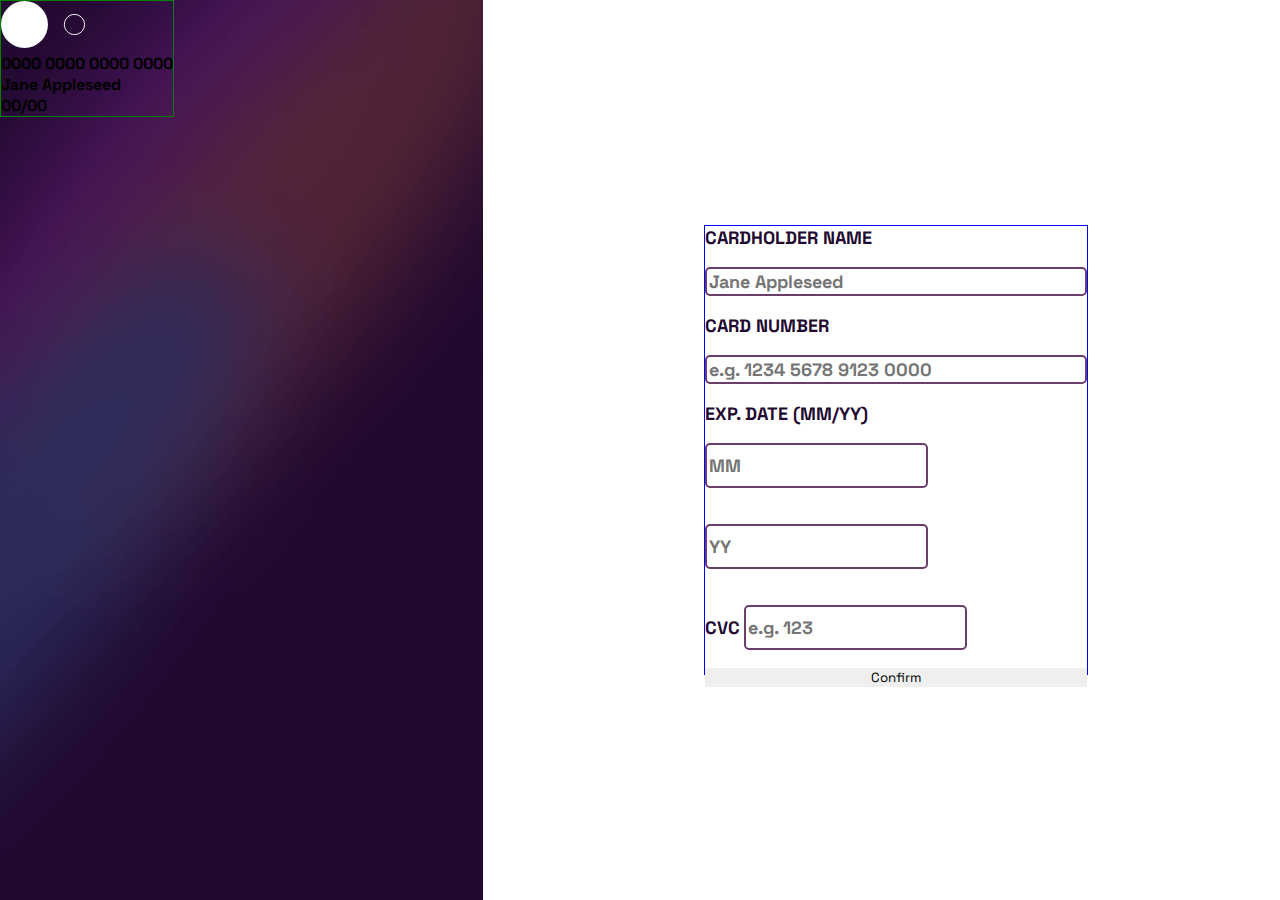
<file: interactive-card-details-form-main/index.html>
<!DOCTYPE html>
<html lang="en">
<head>
  <meta charset="UTF-8">
  <meta name="viewport" content="width=device-width, initial-scale=1.0">
  <link rel="icon" type="image/png" sizes="32x32" href="./images/favicon-32x32.png">
  <title>Frontend Mentor | Interactive card details form</title>
  <link rel="stylesheet" href="./style.css">
  <!-- Google Fonts -->
  <link rel="preconnect" href="https://fonts.googleapis.com">
  <link rel="preconnect" href="https://fonts.gstatic.com" crossorigin>
  <link href="https://fonts.googleapis.com/css2?family=Space+Grotesk:wght@300..700&display=swap" rel="stylesheet">
</head>
<body>
  <div id="global-container">
    <img id="img-gradient" src="./images/bg-main-desktop.png" alt="">
    <main id="form-container">


      <label class="labels" for="name">CARDHOLDER NAME</label>
      <input type="text" name="name" placeholder="Jane Appleseed">
      <h4 class="error" id="name-error">Can't be blank</h4>
      
      
      <label class="labels" for="card-num">CARD NUMBER</label>
      <input type="text" name="card-num" placeholder="e.g. 1234 5678 9123 0000">
      <h4 class="error" id="card-num-error">Wrong format, numbers only</h4>
      

      <div class="expiration-cvc-container">
        
        <div id="expiration">
      
          <h3 class="labels">EXP. DATE (MM/YY)</h3>
          <div class="date-container">
  
            <input type="text" class="exp-input" id="month" placeholder="MM">
            <input type="text" class="exp-input" id="year" placeholder="YY">
  
          </div>
  
          <h4 class="error" id="expiration-error">Cant' be blank</h4>
        
        </div>
        
        <div class="cvc">
          <label class="labels" for="cvc">CVC</label>
          <input type="text" name="cvc" placeholder="e.g. 123">
        </div>

      </div>

      <button>Confirm</button>
      
      
    </main>
  </div>


  <div id="front-card">
    
    <div class="card-logo">
      <img src="./images/card-logo.svg" alt="">
    </div>

    <h4>0000 0000 0000 0000</h4>

    <div class="name-date-card">
      <h4>Jane Appleseed</h4>
      <h4>00/00</h4>
    </div>
  </div>
  <div class="attribution">
    Challenge by <a href="https://www.frontendmentor.io?ref=challenge" target="_blank">Frontend Mentor</a>. 
    Coded by <a href="#">Your Name Here</a>.
  </div>
</body>
</html>
</file>
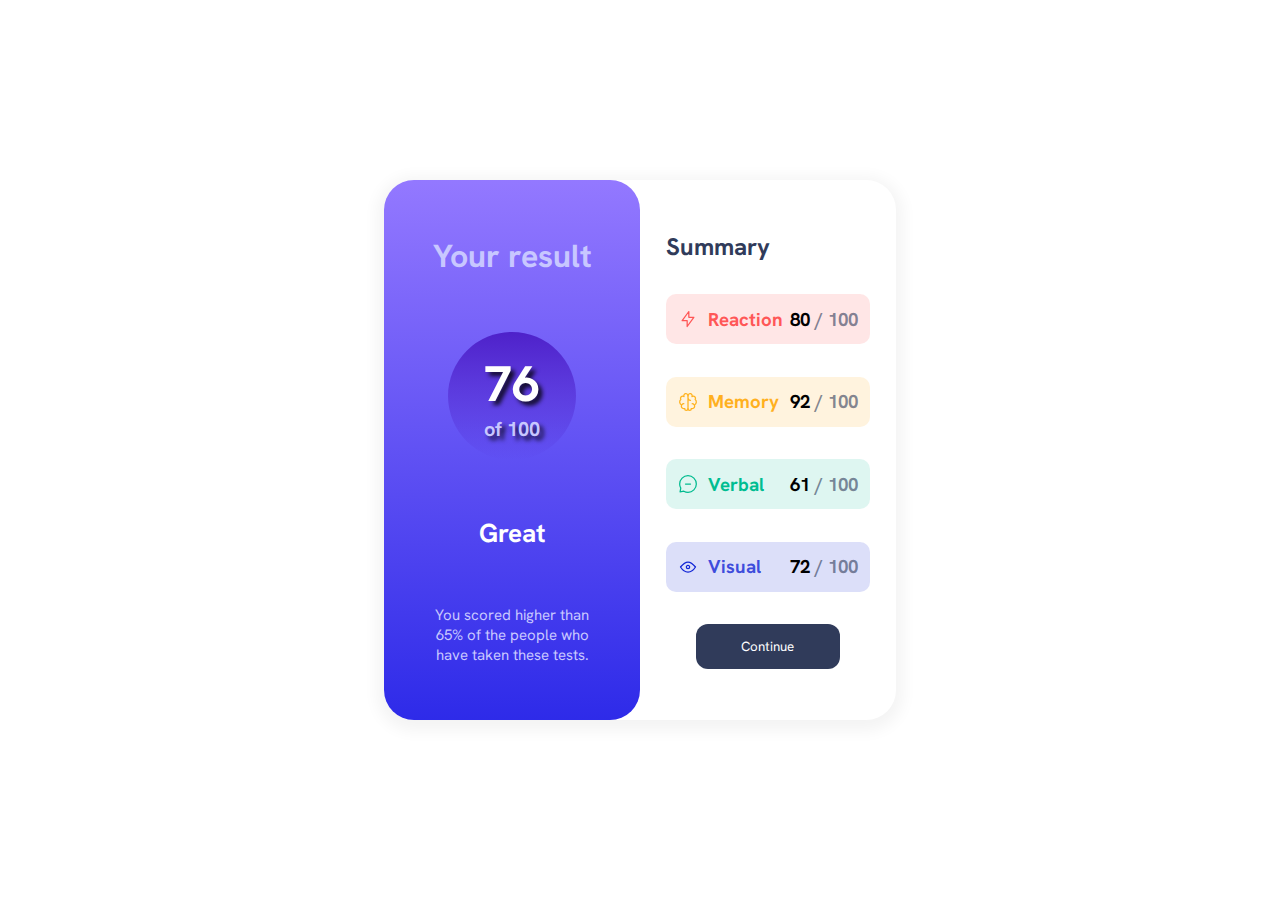
<file: results-summary-component-main/index.html>
<!DOCTYPE html>
<html lang="en">
<head>
  <meta charset="UTF-8">
  <meta name="viewport" content="width=device-width, initial-scale=1.0"> <!-- displays site properly based on user's device -->

  <link rel="icon" type="image/png" sizes="32x32" href="./assets/images/favicon-32x32.png">
  
  <title>Frontend Mentor | Results summary component</title>
  <link rel="stylesheet" href="./Style.css">
</head>
<body>

  <main id="results-container">
    <section id="user-result">
      <h1>Your result</h1>
      <h2 id="circle"> 76 <br> <span id="of-100-text">of 100</span></h2>
      <h3>Great</h3>
      <p>You scored higher than 65% of the people who have taken these tests.</p>
    </section>
    <section id="user-summary">
      <h2>Summary</h2>

      <article class="article-summary">
        <img src="./assets/images/icon-reaction.svg" alt="Reaction icon">
        <h3 id="reaction-title">Reaction</h3>
        <h3 class="score">80 <span class="custom-text">/ 100</span></h3>
      </article>

      <article class="article-summary">
        <img src="./assets/images/icon-memory.svg" alt="Reaction icon">
        <h3 id="memory-title">Memory</h3>
        <h3 class="score">92 <span class="custom-text">/ 100</span></h3>
      </article>

      <article class="article-summary">
        <img src="./assets/images/icon-verbal.svg" alt="Reaction icon">
        <h3 id="verbal-title">Verbal</h3>
        <h3 class="score">61 <span class="custom-text">/ 100</span></h3>
      </article>

      <article class="article-summary">
        <img src="./assets/images/icon-visual.svg" alt="Reaction icon">
        <h3 id="visual-title">Visual</h3>
        <h3 class="score">72 <span class="custom-text">/ 100</span></h3>
      </article>

      <button>Continue</button>
    </section>
  </main>
  
  <div class="attribution">
    Challenge by <a href="https://www.frontendmentor.io?ref=challenge" target="_blank">Frontend Mentor</a>. 
    Coded by <a href="#">Your Name Here</a>.
  </div>
</body>
</html>
</file>
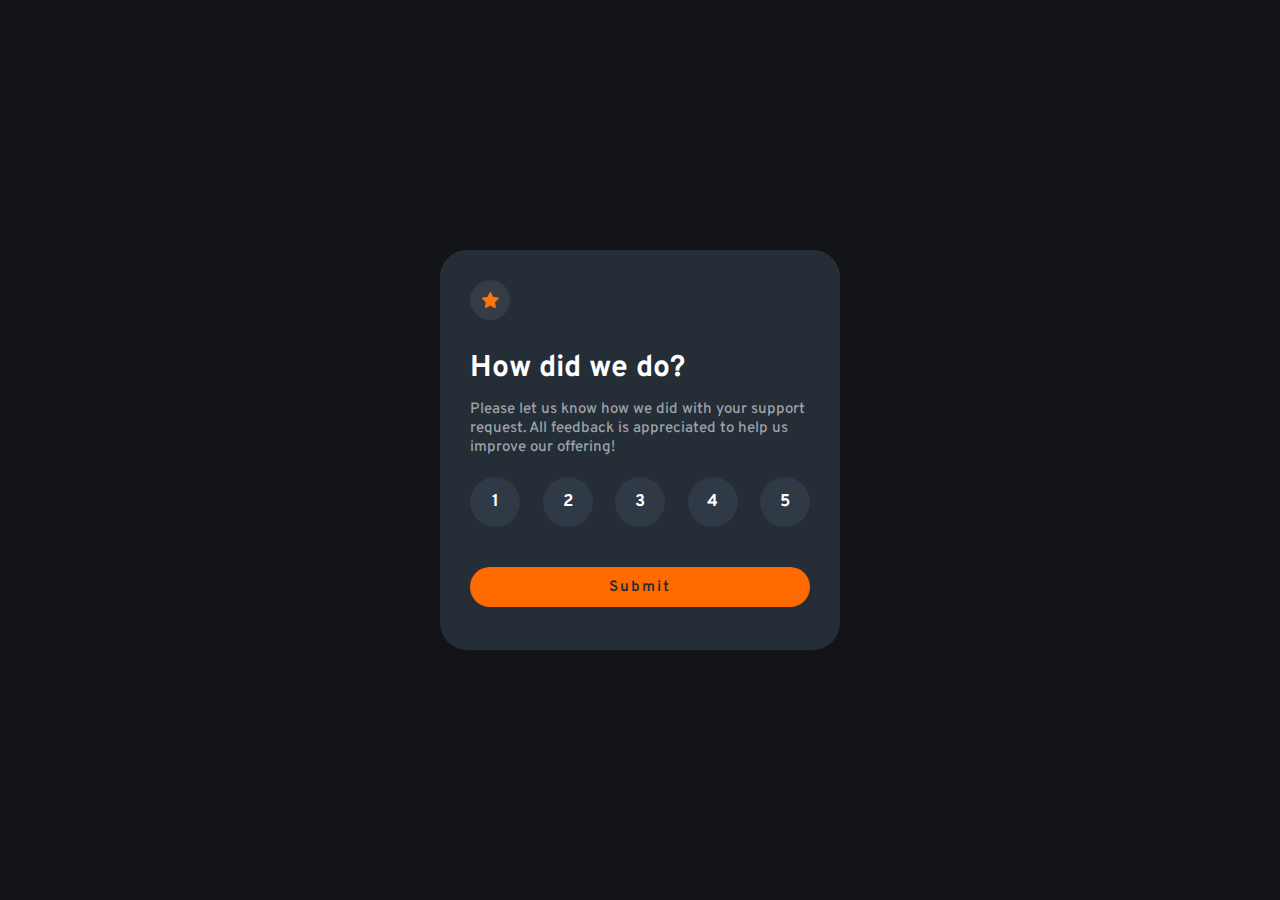
<file: cuestionario_calificacion/interactive-rating-component-main/index.html>
<!DOCTYPE html>
<html lang="en">
<head>
  <meta charset="UTF-8">
  <meta name="viewport" content="width=device-width, initial-scale=1.0"> <!-- displays site properly based on user's device -->

  <link rel="icon" type="image/png" sizes="32x32" href="./images/favicon-32x32.png">
  
  <title>Frontend Mentor | Interactive rating component</title>
  <!-- Google fonts -->
  <link rel="preconnect" href="https://fonts.googleapis.com">
  <link rel="preconnect" href="https://fonts.gstatic.com" crossorigin>
  <link href="https://fonts.googleapis.com/css2?family=Overpass:ital,wght@0,100..900;1,100..900&display=swap" rel="stylesheet">

  <!-- Hoja de estilos -->
   <link rel="stylesheet" href="./style.css">
</head>
<body>

  <div id="contenedor-votacion">
    <div class="contenedor-estrella">
      <img src="./images/icon-star.svg" alt="">
    </div>
    <h2>How did we do?</h2>
    <h4>Please let us know how we did with your support request. All feedback is appreciated 
      to help us improve our offering!</h4>
    
    <div id="contenedor-botones-calificacion">
      <div class="btn-calificacion">1</div>
      <div class="btn-calificacion">2</div>
      <div class="btn-calificacion">3</div>
      <div class="btn-calificacion">4</div>
      <div class="btn-calificacion">5</div>
    </div>

    <button type="submit" id="btn-enviar">Submit</button>
    

  </div>

  <div id="contenedor-agradecimiento">
    <img src="./images/illustration-thank-you.svg" alt="">
    <h3 id="texto-calificacion">You selected 4 out of 5</h3>
    <h2>Thank you!</h2>
    <h4>We appreciate you taking the time to give a rating. If you ever need more support, 
      don’t hesitate to get in touch!</h4>
  </div>
  
  <div class="attribution">
    Challenge by <a href="https://www.frontendmentor.io?ref=challenge" target="_blank">Frontend Mentor</a>. 
    Coded by <a href="#">Your Name Here</a>.
  </div>

  <!-- <script src="./script.js"></script> -->
   <script src="./script.js"></script>
</body>
</html>
</file>
<file: interactive-card-details-form-main/style.css>
:root{
    --White: hsl(0, 0%, 100%);
    --Light-grayish-violet: hsl(270, 3%, 87%);
    --Dark-grayish-violet: hsl(279, 6%, 55%);
    --Very-dark-violet: hsl(278, 68%, 11%);
    --Red: hsl(0, 100%, 66%);
}

*{
    border: 0;
    margin: 0;
    box-sizing: border-box;
    font-family: "Space Grotesk", sans-serif;
}



#global-container{
    width: 100vw;
    height: 100vh;
    display: flex;
    align-items: center;
    flex-flow: row nowrap;
    justify-content: space-between;
}

#img-gradient{
    height: 100vh;
}

#form-container{
    border: solid blue 1px;
    height: 50vh;
    width: 30vw;
    color: var(--Very-dark-violet);
    display: flex;
    flex-flow: column nowrap;
    margin-right: 15vw;
}

.labels{
    font-size: 18px;
    font-weight: 800;
}

input{
    height: 5vh;
    font-size: 18px;
    font-weight: 800;
    border: solid 2px rgb(106, 61, 106);
    border-radius: 5px;
    margin: 2vh 0;
}


#front-card{
    position: absolute;
    border: solid green 1px;
    top: 0;
}

.attribution{
    display:  none;
}

#name-error{
    display: none;
}

#card-num-error{
    display: none;
}

#expiration-error{
    display: none;
}
</file>
<file: results-summary-component-main/Style.css>
:root{
    --Light-red: hsl(0, 100%, 67%);
    --Orangey-yellow: hsl(39, 100%, 56%);
    --Green-teal: hsl(166, 100%, 37%);
    --Cobalt-blue: hsla(234, 85%, 45%, 0.796);
    --Light-slate-blue: hsla(252, 100%, 67%, 0.8);
    --Light-royal-blue: hsl(241, 81%, 54%);
    --Violet-blue: hsla(256, 72%, 46%, 1);
    --Persian-blue: hsla(241, 72%, 46%, 0);
    --White: hsl(0, 0%, 100%);
    --Pale-blue: hsl(221, 100%, 96%);
    --Light-lavender: hsl(241, 100%, 89%);
    --Dark-gray-blue: hsl(224, 30%, 27%);
}

*{
    border: 0;
    margin: 0;
    box-sizing: border-box;
    font-family: hanken;
}

body{
    height: 100vh;
    width: 100vw;
    font-size: 11px;
    text-align: center;
    display: flex;
    justify-content: center;
    align-items: center;
    font-size: 16px;
}

#results-container{
    width: 40vw;
    display: flex;
    height: 60vh;
    justify-content: space-between;
    box-shadow: 0 4px 15px 7px rgba(0, 0, 0, 0.047);
    border-radius: 30px;
}

#user-result{
    display: flex;
    flex-direction: column;
    justify-content: space-around;
    align-items: center;
    border-radius: 30px;
    width: 50%;
    background: linear-gradient(to bottom,var(--Light-slate-blue), var(--Light-royal-blue));
    padding: 3vh 0;
}


#user-result h1{
    color: var(--Light-lavender);
}

#circle{
    width: 10vw;
    height: 10vw;
    display: flex;
    justify-content: center;
    align-items: center;
    flex-flow: column nowrap;
    border-radius: 50%;
    background: linear-gradient(to bottom, var(--Violet-blue), var(--Persian-blue));
    color: white;
    font-size: 50px;
    text-shadow: 4px 4px 4px rgba(0, 0, 0, 0.803);

}

#of-100-text{
    font-size: 20px;
    color: var(--Light-lavender);
}

#user-result h3{
    color: white;
    font-size: 26px;
}

#user-result p{
    color: var(--Light-lavender);
    font-size: 15px;
    text-align: center;
    width: 70%;
}

#user-summary{
    width: 50%;
    border-radius: 30px;
    display: flex;
    flex-direction: column;
    justify-content: space-evenly;
    align-items: center;
    padding: 2vh 2vw;
}

#user-summary h2{
    color: var(--Dark-gray-blue);
    align-self: flex-start;
}

.article-summary{
    position: relative;
    display: flex;
    justify-content: center;
    flex-flow: row nowrap;
    justify-content: flex-start;
    align-items: center;
    width: 100%;
    height: 50px;
    border-radius: 10px;
    padding: 0 1vw;
    gap: 10px;
}

#reaction-title{
    color: var(--Light-red);
}

#memory-title{
    color: var(--Orangey-yellow);
}

#verbal-title{
    color: var(--Green-teal);
}

#visual-title{
    color: var(--Cobalt-blue);
}

.article-summary:nth-of-type(1){
    background-color: hsla(0, 100%, 67%, 0.15);
}

.article-summary:nth-of-type(2){
    background-color: hsl(39, 100%, 56%, 0.15);;
}

.article-summary:nth-of-type(3){
    background-color: hsla(166, 100%, 37%, 0.13);
}

.article-summary:nth-of-type(4){
    background-color: hsla(234, 85%, 45%, 0.15);
}

.score{
    position: absolute;
    right: 1vw;
}

.custom-text{
    color: hsl(224, 30%, 27%, 0.6);
}

button{
    width: 70%;
    height: 5vh;
    border-radius: 12px;
    background-color: var(--Dark-gray-blue);
    color: white;
}

button:hover{
    background: linear-gradient(to bottom,var(--Light-slate-blue), var(--Light-royal-blue));
}


.attribution{
    display: none;
}

@font-face {
    font-family: Hanken;
    src: url("./assets/fonts/HankenGrotesk-VariableFont_wght.ttf");
}

@media screen and (width<=440px) {
    
    #results-container{
        width: 40vw;
        display: flex;
        height: 100vh;
        width: 100vw;
        justify-content: space-between;
        flex-direction: column;
    }


    #user-result{
        border-radius: 0px;
        border-bottom-left-radius: 30px;
        border-bottom-right-radius: 30px;
        width: 100%;
        height: 43%;
        padding: 3vh 0;
    }

    #circle{
        width: 20vh;
        height: 20vh;
    }

    #user-summary{
        width: 100%;
        height: 67%;
        padding: 2vh 7vw;
    }

    .article-summary{
        padding-left: 4vw;
    }

    .score{
        right: 5vw;
    }

}
</file>
<file: cuestionario_calificacion/interactive-rating-component-main/style.css>
*{
    border: 0;
    margin: 0;
    box-sizing: border-box;
    font-family: "Overpass", sans-serif;
}

body{
    height: 100vh;
    width: 100vw;
    display: flex;
    justify-content: center;
    align-items: center;
    background-color: hsl(216, 12%, 8%);
}

#contenedor-votacion{
    background-color: hsl(213, 19%, 18%);
    display: flex;
    flex-flow: column nowrap;
    align-items: flex-start;
    width: 400px;
    height: 400px;
    padding: 30px;
    border-radius: 27px;

    & .contenedor-estrella{
        display: flex;
        justify-content: center;
        align-items: center;
        background-color: hsl(214, 13%, 24%);
        border-radius: 50%;
        height: 40px;
        width: 40px;
    }

    & h2 {
        font-size: 30px;
        color: white;
        margin: 30px 0 13px 0;
    }

    & h4 {
        font-size: 15px;
        color: hsl(218, 6%, 64%);
        margin-bottom: 20px;
        font-weight: 500;
    }

    & #contenedor-botones-calificacion{
        display: flex;
        width: 100%;
        flex-direction: row;
        justify-content: space-between;   
        align-items: center;
        margin-bottom: 40px;
    }
}

.btn-calificacion{
    background-color: hsl(214, 19%, 23%);
    color: white;
    width: 50px;
    height: 50px;
    font-size: 17px;
    font-weight: 700;
    transition: all .2s ease-in-out;
    text-align: center;
    display: flex;
    justify-content: center;
    align-items: center;
    border-radius: 50%;
    cursor: pointer;
}

.btn-calificacion:hover{
    background-color: white;
    color: hsl(213, 19%, 18%);
}

#btn-enviar{
    width: 100%;
    height: 40px;
    font-weight: 600;
    font-size: 15px;
    background-color: hsl(25, 100%, 50%);
    color: hsl(213, 19%, 18%);
    letter-spacing: 2px;
    border-radius: 20px;
    transition: all .2s ease-in-out;
    cursor: pointer;
}

#btn-enviar:hover{
    background-color: white;
}





.attribution{
    display: none;
}

.seleccionado{
    background-color: hsl(25, 100%, 50%);
    color: white;
}

.seleccionado:hover{
    background-color: hsl(25, 100%, 50%);
    color: white;
}

#contenedor-agradecimiento{
    background-color: hsl(213, 19%, 18%);
    display: none;
    flex-flow: column nowrap;
    align-items: center;
    width: 400px;
    height: 400px;
    padding: 30px;
    border-radius: 27px;
    color: white;

    & img {
        margin: 20px 0;
    }

    & h3 {
        text-align: center;
        padding: 7px 16px;
        border-radius: 20px;
        background-color: hsl(214, 13%, 24%);
        color: hsl(25, 100%, 50%);
        margin-bottom: 40px;
        font-weight: 400;
        font-size: 15px;
    }

    & h2 {
        font-size: 40px;
        font-weight: 700;
        margin-bottom: 15px;
    }

    & h4 {
        color: hsl(214, 9%, 66%);
        font-size: 13px;
        font-weight: 500;
        text-align: center;
    }
}
</file>
